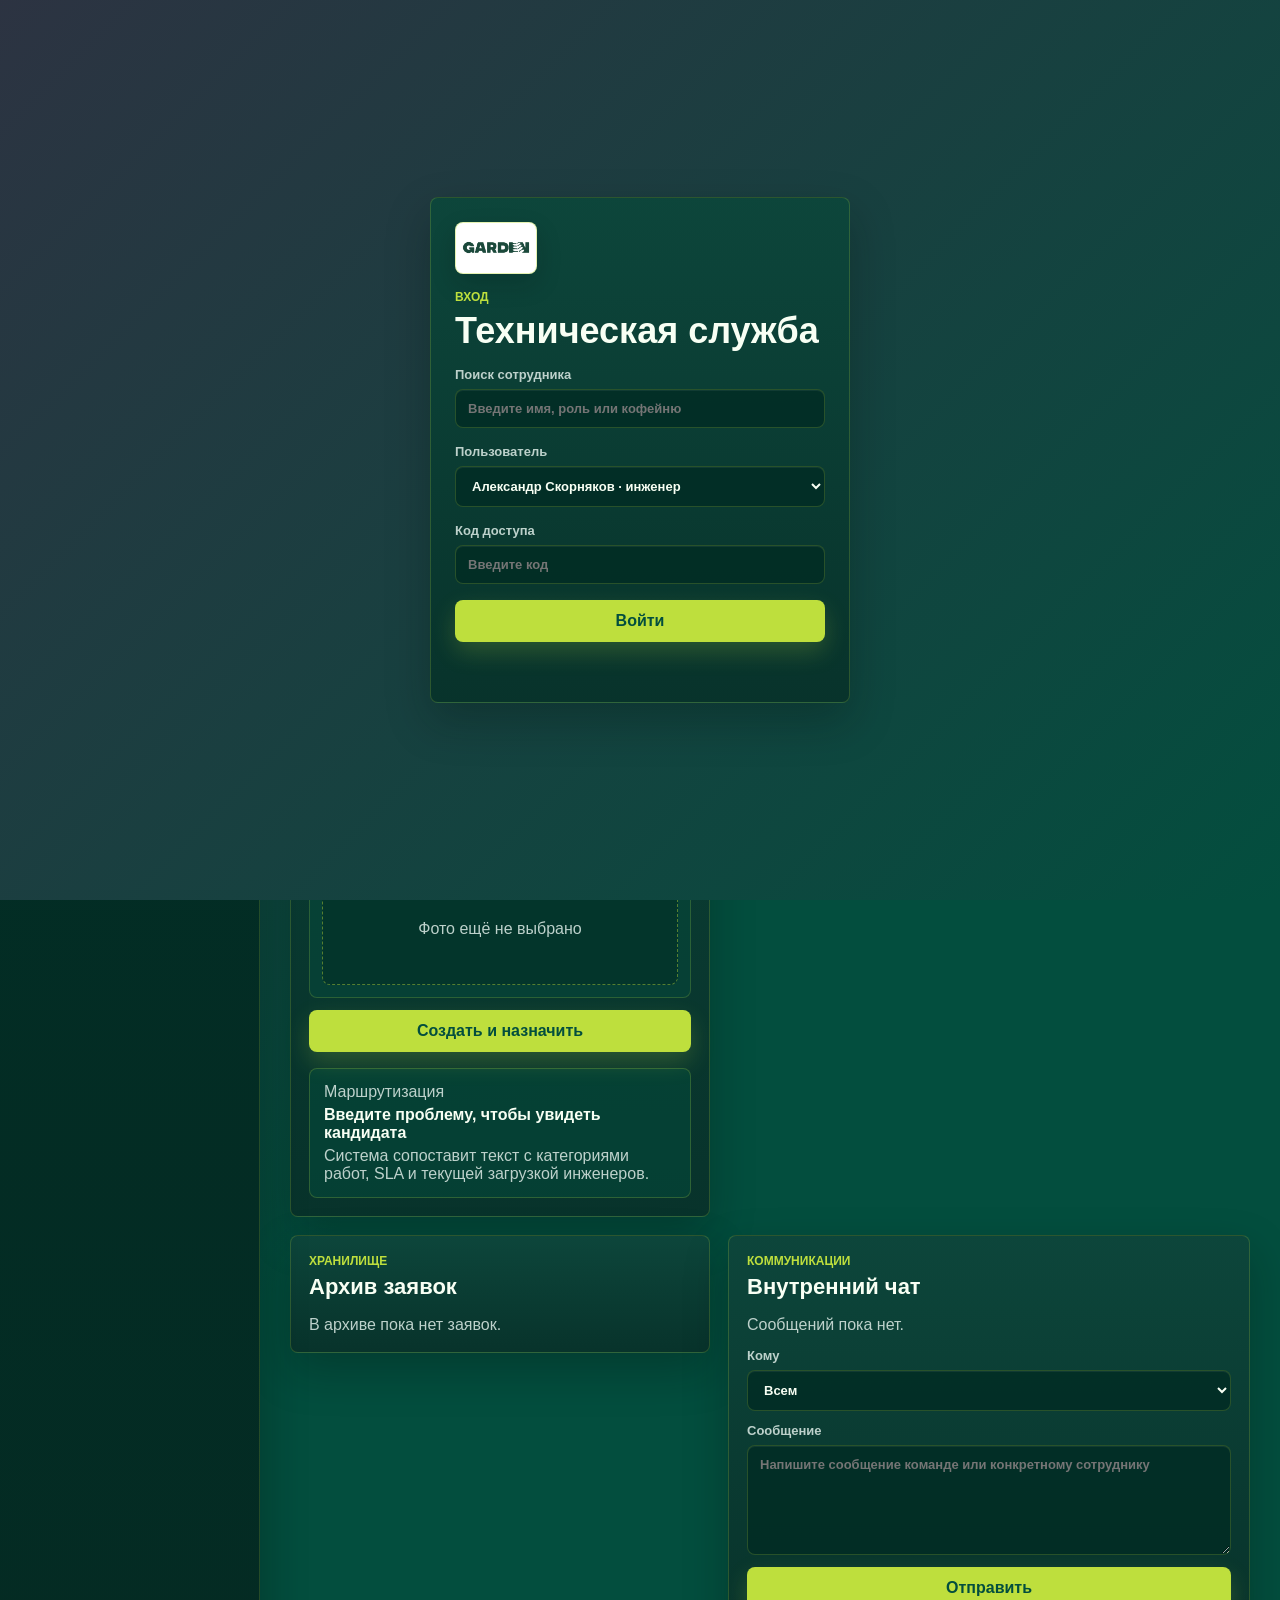
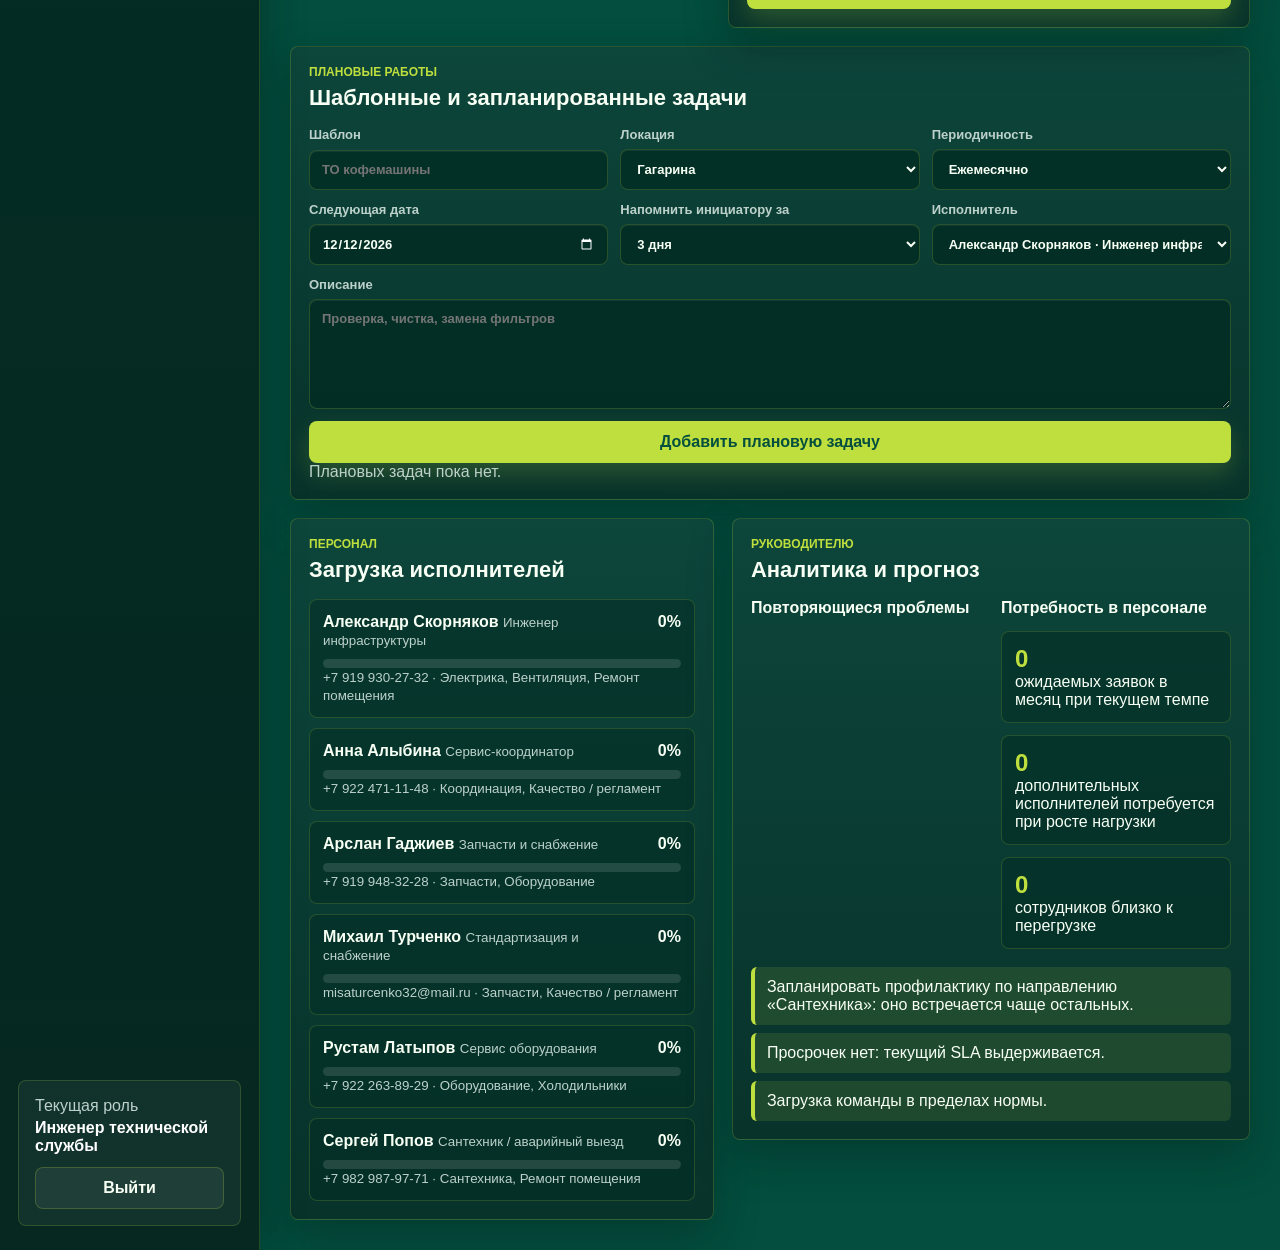
<file: index.html>
<!doctype html>
<html lang="ru">
  <head>
    <meta charset="UTF-8" />
    <meta name="viewport" content="width=device-width, initial-scale=1.0" />
    <title>Garden Coffee · Техническая служба</title>
    <link rel="stylesheet" href="./styles.css" />
  </head>
  <body>
    <div class="auth-screen" id="authScreen">
      <form class="auth-card" id="loginForm">
        <span class="brand-logo-box">
          <img class="brand-logo" src="./assets/garden-logo.png" alt="Garden Coffee" />
        </span>
        <div>
          <p class="eyebrow">Вход</p>
          <h1>Техническая служба</h1>
        </div>
        <label>
          Поиск сотрудника
          <input id="loginSearchInput" type="search" autocomplete="off" placeholder="Введите имя, роль или кофейню" />
        </label>
        <label>
          Пользователь
          <select id="loginUserInput"></select>
        </label>
        <label>
          Код доступа
          <input id="loginCodeInput" type="password" inputmode="numeric" autocomplete="current-password" placeholder="Введите код" />
        </label>
        <button class="primary" type="submit">Войти</button>
        <p class="auth-error" id="authError"></p>
      </form>
    </div>

    <aside class="sidebar">
      <div class="brand">
        <span class="brand-logo-box">
          <img class="brand-logo" src="./assets/garden-logo.png" alt="Garden Coffee" />
        </span>
        <div>
          <strong>Техническая служба</strong>
          <small>Garden Coffee</small>
        </div>
      </div>
      <nav class="nav">
        <a href="#dashboard" class="active" data-full-only>Пульт</a>
        <a href="#new-ticket">Новая заявка</a>
        <a href="#tickets">Заявки</a>
        <a href="#archive" data-full-only>Архив</a>
        <a href="#chat">Чат</a>
        <a href="#templates" data-full-only>Планы</a>
        <a href="#team" data-full-only>Команда</a>
        <a href="#analytics" data-full-only>Аналитика</a>
      </nav>
      <div class="sidebar-footer">
        <span>Текущая роль</span>
        <strong id="sidebarRole">Инженер</strong>
        <button class="ghost full" id="logoutButton" type="button">Выйти</button>
      </div>
    </aside>

    <main class="app">
      <section id="dashboard" class="topbar">
        <div>
          <p class="eyebrow" id="roleEyebrow">Оперативный контроль</p>
          <h1 id="pageTitle">Автоматическое распределение заявок</h1>
        </div>
        <div class="top-actions">
          <label class="role-switch">
            Режим
            <select id="roleInput"></select>
          </label>
          <button class="icon-button" id="seedButton" title="Обновить список заявок" data-full-only>↻</button>
          <button class="primary" id="quickPipe">Труба потекла</button>
        </div>
      </section>

      <section class="metrics" aria-label="Основные показатели" data-full-only>
        <article>
          <span>Открыто</span>
          <strong id="metricOpen">0</strong>
          <small>в работе и новых</small>
        </article>
        <article>
          <span>Просрочено</span>
          <strong id="metricOverdue">0</strong>
          <small>требуют реакции</small>
        </article>
        <article>
          <span>Зависли</span>
          <strong id="metricStale">0</strong>
          <small>без движения 24+ часа</small>
        </article>
        <article>
          <span>Загрузка</span>
          <strong id="metricLoad">0%</strong>
          <small>средняя по техслужбе</small>
        </article>
      </section>

      <section class="workspace">
        <section id="new-ticket" class="panel request-panel">
          <div class="panel-head">
            <div>
              <p class="eyebrow">Приём заявки</p>
              <h2 id="requestTitle">Опишите проблему</h2>
            </div>
            <span class="status-dot">AI triage</span>
          </div>
          <form id="ticketForm" class="ticket-form">
            <label>
              Локация
              <select id="locationInput" required></select>
            </label>
            <label>
              Заявитель
              <select id="requesterInput" required></select>
            </label>
            <label class="full">
              Проблема
              <textarea id="descriptionInput" rows="4" required placeholder="Например: труба потекла под мойкой, вода идёт на пол"></textarea>
            </label>
            <div class="form-row">
              <label>
                Приоритет
                <select id="priorityInput">
                  <option value="critical">Авария</option>
                  <option value="high">Высокий</option>
                  <option value="normal" selected>Обычный</option>
                  <option value="low">Низкий</option>
                </select>
              </label>
              <label>
                Нужен выезд
                <select id="visitInput">
                  <option value="yes">Да</option>
                  <option value="no">Нет</option>
                  <option value="unsure">Сомневаюсь</option>
                </select>
              </label>
              <label>
                Исполнитель
                <select id="assigneeInput"></select>
              </label>
            </div>
            <div class="photo-field full">
              <div class="photo-field-head">
                <div>
                  <span>Фото проблемы</span>
                  <small>Обязательно для создания заявки</small>
                </div>
              </div>
              <div class="photo-actions">
                <label class="photo-choice" id="requestLibraryButton" for="requestPhotoInput" role="button" tabindex="0">Выбрать из медиатеки</label>
                <label class="photo-choice" id="requestCameraButton" for="requestCameraInput" role="button" tabindex="0">Сделать фото</label>
              </div>
              <input class="visually-hidden-file" id="requestPhotoInput" type="file" accept="image/*" />
              <input class="visually-hidden-file" id="requestCameraInput" type="file" accept="image/*" capture="environment" />
              <div class="photo-preview compact" id="requestPhotoPreview">
                <span>Фото ещё не выбрано</span>
              </div>
            </div>
            <button class="primary full" type="submit">Создать и назначить</button>
          </form>
          <div class="decision" id="decisionBox">
            <span>Маршрутизация</span>
            <strong>Введите проблему, чтобы увидеть кандидата</strong>
            <p>Система сопоставит текст с категориями работ, SLA и текущей загрузкой инженеров.</p>
          </div>
        </section>

        <section id="tickets" class="panel tickets-panel">
          <div class="panel-head">
            <div>
              <p class="eyebrow">Журнал</p>
              <h2 id="ticketsTitle">Заявки в работе</h2>
            </div>
            <div class="segmented" role="tablist" aria-label="Фильтр заявок">
              <button class="active" data-filter="all">Все</button>
              <button data-filter="new">Новые</button>
              <button data-filter="in_progress">В работе</button>
              <button data-filter="overdue">Просроченные</button>
              <button data-filter="stale">Зависшие</button>
            </div>
          </div>
          <div class="ticket-tools">
            <label>
              Поиск
              <input id="ticketSearchInput" type="search" placeholder="Кофейня, человек, текст или номер" />
            </label>
            <label data-full-only>
              Человек
              <select id="personFilterInput"></select>
            </label>
            <label data-full-only>
              Подрядчик
              <select id="contractorFilterInput"></select>
            </label>
          </div>
          <div class="ticket-list" id="ticketList"></div>
        </section>
      </section>

      <section class="workspace secondary-workspace">
        <section id="archive" class="panel" data-full-only>
          <div class="panel-head">
            <div>
              <p class="eyebrow">Хранилище</p>
              <h2>Архив заявок</h2>
            </div>
          </div>
          <div class="ticket-list" id="archiveList"></div>
        </section>

        <section id="chat" class="panel">
          <div class="panel-head">
            <div>
              <p class="eyebrow">Коммуникации</p>
              <h2>Внутренний чат</h2>
            </div>
          </div>
          <div class="chat-list" id="chatList"></div>
          <form class="chat-form" id="chatForm">
            <label>
              Кому
              <select id="chatRecipientInput">
                <option value="all">Всем</option>
              </select>
            </label>
            <label class="full">
              Сообщение
              <textarea id="chatMessageInput" rows="3" placeholder="Напишите сообщение команде или конкретному сотруднику"></textarea>
            </label>
            <button class="primary full" type="submit">Отправить</button>
          </form>
        </section>
      </section>

      <section id="templates" class="panel templates-panel" data-full-only>
        <div class="panel-head">
          <div>
            <p class="eyebrow">Плановые работы</p>
            <h2>Шаблонные и запланированные задачи</h2>
          </div>
        </div>
        <form id="templateForm" class="ticket-form">
          <div class="form-row">
            <label>
              Шаблон
              <input id="templateTitleInput" required placeholder="ТО кофемашины" />
            </label>
            <label>
              Локация
              <select id="templateLocationInput"></select>
            </label>
            <label>
              Периодичность
              <select id="templateFrequencyInput">
                <option value="weekly">Еженедельно</option>
                <option value="monthly" selected>Ежемесячно</option>
                <option value="quarterly">Ежеквартально</option>
              </select>
            </label>
          </div>
          <div class="form-row">
            <label>
              Следующая дата
              <input id="templateDateInput" type="date" required />
            </label>
            <label>
              Напомнить инициатору за
              <select id="templateReminderInput">
                <option value="1">1 день</option>
                <option value="3" selected>3 дня</option>
                <option value="7">7 дней</option>
              </select>
            </label>
            <label>
              Исполнитель
              <select id="templateAssigneeInput"></select>
            </label>
          </div>
          <label class="full">
            Описание
            <textarea id="templateDescriptionInput" rows="3" placeholder="Проверка, чистка, замена фильтров"></textarea>
          </label>
          <button class="primary full" type="submit">Добавить плановую задачу</button>
        </form>
        <div class="engineer-list" id="templateList"></div>
      </section>

      <section class="lower-grid" data-full-only>
        <section id="team" class="panel">
          <div class="panel-head">
            <div>
              <p class="eyebrow">Персонал</p>
              <h2>Загрузка исполнителей</h2>
            </div>
          </div>
          <div class="engineer-list" id="engineerList"></div>
        </section>

        <section id="analytics" class="panel">
          <div class="panel-head">
            <div>
              <p class="eyebrow">Руководителю</p>
              <h2>Аналитика и прогноз</h2>
            </div>
          </div>
          <div class="analytics-grid">
            <div>
              <h3>Повторяющиеся проблемы</h3>
              <div id="categoryBars" class="bars"></div>
            </div>
            <div>
              <h3>Потребность в персонале</h3>
              <div class="forecast" id="forecastBox"></div>
            </div>
          </div>
          <div class="recommendations" id="recommendations"></div>
        </section>
      </section>
    </main>

    <div class="modal-backdrop" id="completionModal" hidden>
      <div class="completion-modal" role="dialog" aria-modal="true" aria-labelledby="completionTitle">
        <div class="modal-head">
          <div>
            <p class="eyebrow">Подтверждение</p>
            <h2 id="completionTitle">Закрыть заявку</h2>
          </div>
          <button class="icon-button" type="button" id="completionCancel" title="Закрыть">×</button>
        </div>
        <p class="modal-copy">Для закрытия достаточно фото или комментария. Укажите итог выполнения.</p>
        <div class="form-row">
          <label>
            Результат
            <select id="completionResultInput">
              <option value="done">Выполнено</option>
              <option value="not_approved">Не согласовано</option>
              <option value="deferred">Отложено до...</option>
            </select>
          </label>
          <label>
            Отложено до
            <input id="completionDeferredInput" type="date" />
          </label>
        </div>
        <div class="photo-actions">
          <label class="photo-choice" id="libraryButton" for="completionPhotoInput" role="button" tabindex="0">Выбрать из медиатеки</label>
          <label class="photo-choice" id="cameraButton" for="completionCameraInput" role="button" tabindex="0">Сделать фото</label>
        </div>
        <input class="visually-hidden-file" id="completionPhotoInput" type="file" accept="image/*" />
        <input class="visually-hidden-file" id="completionCameraInput" type="file" accept="image/*" capture="environment" />
        <div class="photo-preview" id="completionPreview">
          <span>Фото ещё не выбрано</span>
        </div>
        <label>
          Комментарий
          <textarea id="completionCommentInput" rows="3" placeholder="Что сделано или почему заявка не закрыта"></textarea>
        </label>
        <div class="modal-actions">
          <button type="button" id="completionBack">Отмена</button>
          <button class="primary" type="button" id="completionConfirm" disabled>Подтвердить закрытие</button>
        </div>
      </div>
    </div>

    <div class="modal-backdrop" id="editModal" hidden>
      <div class="completion-modal" role="dialog" aria-modal="true" aria-labelledby="editTitle">
        <div class="modal-head">
          <div>
            <p class="eyebrow">Редактирование</p>
            <h2 id="editTitle">Заявка</h2>
          </div>
          <button class="icon-button" type="button" id="editCancel" title="Закрыть">×</button>
        </div>
        <form id="editForm" class="ticket-form">
          <div class="form-row">
            <label>
              Локация
              <select id="editLocationInput"></select>
            </label>
            <label>
              Заявитель
              <select id="editRequesterInput"></select>
            </label>
            <label>
              Исполнитель
              <select id="editAssigneeInput"></select>
            </label>
          </div>
          <div class="form-row">
            <label>
              Приоритет
              <select id="editPriorityInput">
                <option value="critical">Авария</option>
                <option value="high">Высокий</option>
                <option value="normal">Обычный</option>
                <option value="low">Низкий</option>
              </select>
            </label>
            <label>
              Статус
              <select id="editStatusInput">
                <option value="new">Новая</option>
                <option value="in_progress">В работе</option>
                <option value="waiting">Ожидает</option>
                <option value="done">Готово</option>
                <option value="not_approved">Не согласовано</option>
                <option value="deferred">Отложено</option>
              </select>
            </label>
            <label>
              Нужен выезд
              <select id="editVisitInput">
                <option value="yes">Да</option>
                <option value="no">Нет</option>
                <option value="unsure">Сомневаюсь</option>
              </select>
            </label>
          </div>
          <label class="full">
            Проблема
            <textarea id="editDescriptionInput" rows="4"></textarea>
          </label>
          <div class="modal-actions full">
            <button type="button" id="editBack">Отмена</button>
            <button class="primary" type="submit">Сохранить</button>
          </div>
        </form>
      </div>
    </div>

    <script src="./app.js?v=20260918-ops"></script>
  </body>
</html>
</file>
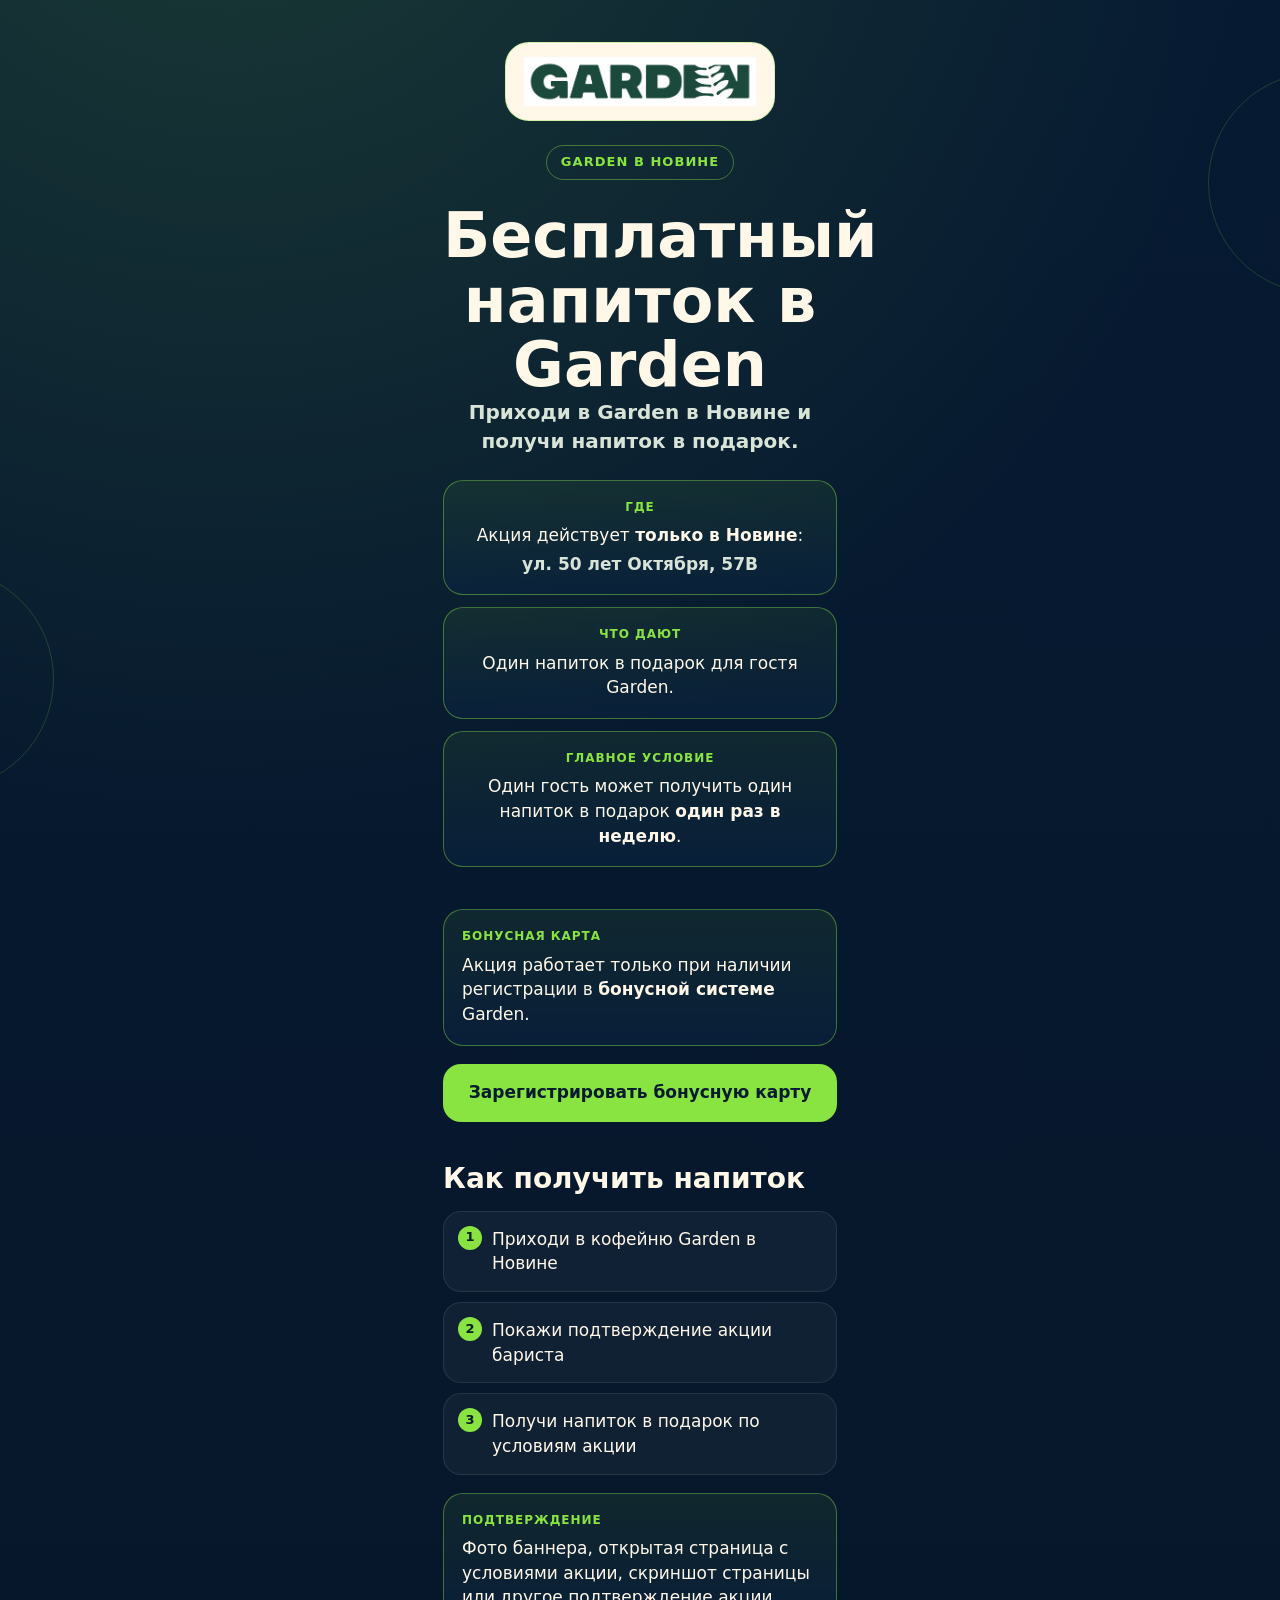
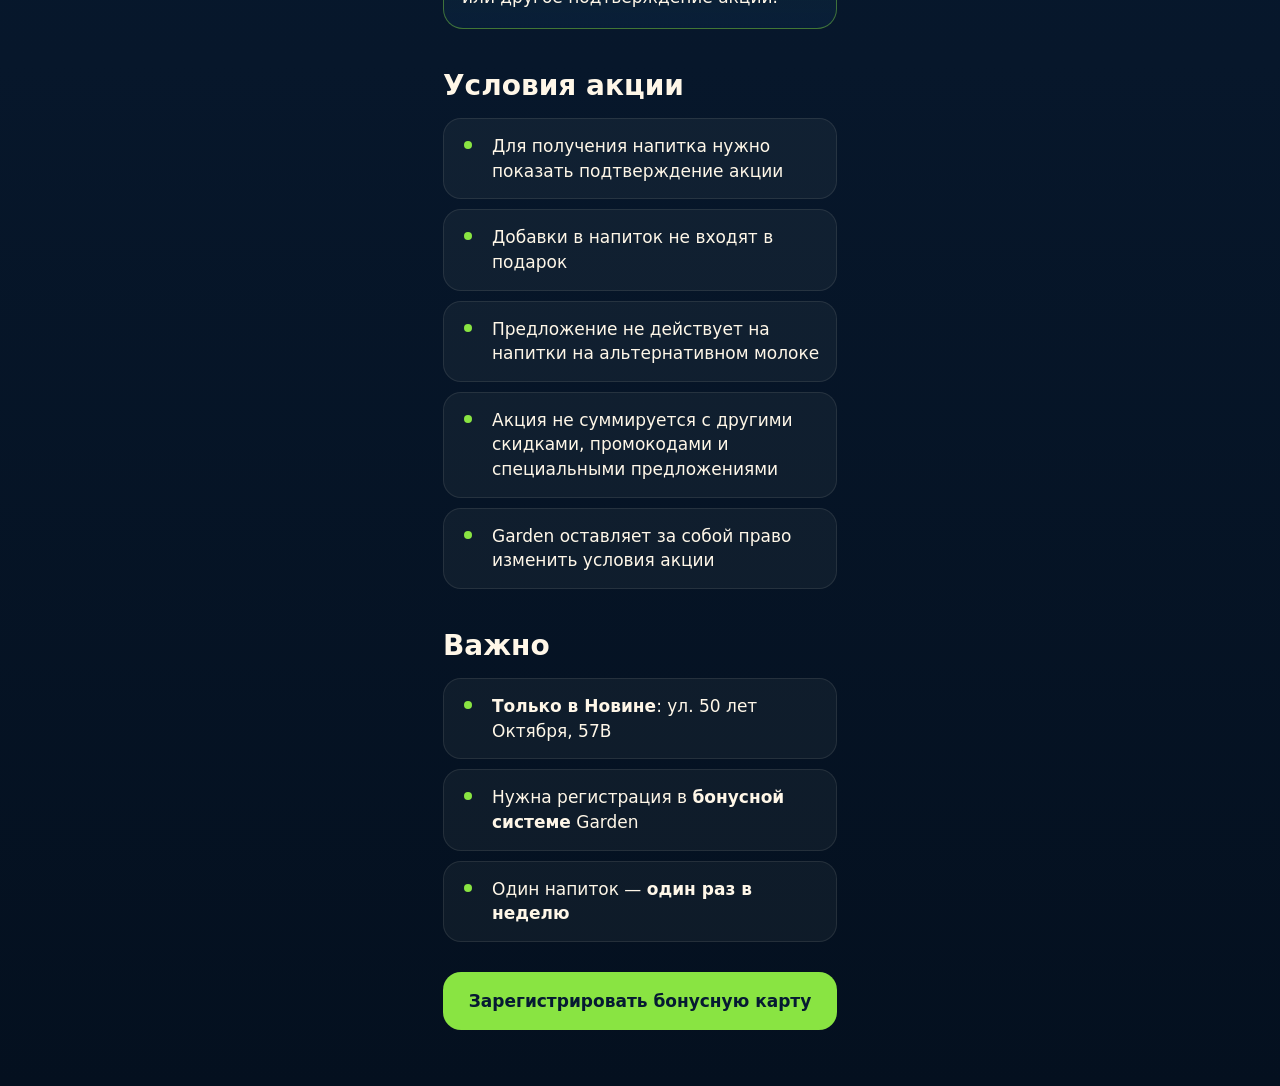
<file: garden-promo-qr/index.html>
<!doctype html>
<html lang="ru">
  <head>
    <meta charset="utf-8">
    <meta name="viewport" content="width=device-width, initial-scale=1">
    <meta name="theme-color" content="#061a32">
    <title>Бесплатный напиток в Garden</title>
    <style>
      :root {
        --bg: #061a32;
        --bg-soft: #0a2442;
        --text: #fff7e8;
        --muted: #d9e4d8;
        --green: #89e442;
        --green-dark: #356f1b;
        --line: rgba(137, 228, 66, 0.42);
        --fill: rgba(137, 228, 66, 0.08);
      }

      * {
        box-sizing: border-box;
      }

      html {
        min-height: 100%;
        background: var(--bg);
      }

      body {
        min-height: 100%;
        margin: 0;
        color: var(--text);
        background:
          radial-gradient(circle at 18% -8%, rgba(137, 228, 66, 0.16), transparent 34%),
          linear-gradient(180deg, #061a32 0%, #07172b 62%, #04101f 100%);
        font-family: Inter, system-ui, -apple-system, BlinkMacSystemFont, "Segoe UI", sans-serif;
        line-height: 1.45;
      }

      body::before,
      body::after {
        position: fixed;
        z-index: 0;
        width: 220px;
        height: 220px;
        border: 1px solid rgba(137, 228, 66, 0.2);
        border-radius: 50%;
        content: "";
        pointer-events: none;
      }

      body::before {
        top: 72px;
        right: -150px;
      }

      body::after {
        bottom: 110px;
        left: -168px;
      }

      .page {
        position: relative;
        z-index: 1;
        width: min(100%, 430px);
        margin: 0 auto;
        padding: 30px 18px 42px;
      }

      .hero {
        min-height: 88svh;
        display: flex;
        flex-direction: column;
        justify-content: center;
        gap: 24px;
        text-align: center;
      }

      .logo-wrap {
        display: flex;
        align-items: center;
        justify-content: center;
        align-self: center;
        width: min(270px, 78vw);
        padding: 14px 18px;
        border: 1px solid rgba(137, 228, 66, 0.36);
        border-radius: 24px;
        background: var(--text);
      }

      .logo {
        display: block;
        width: 100%;
        height: auto;
      }

      .mark {
        display: inline-flex;
        align-items: center;
        justify-content: center;
        align-self: center;
        min-height: 34px;
        padding: 7px 14px;
        border: 1px solid var(--line);
        border-radius: 999px;
        color: var(--green);
        font-size: 13px;
        font-weight: 800;
        letter-spacing: 0.08em;
        text-transform: uppercase;
      }

      h1,
      h2 {
        margin: 0;
        letter-spacing: 0;
        line-height: 1.04;
      }

      h1 {
        font-size: clamp(42px, 14vw, 62px);
        font-weight: 900;
      }

      h2 {
        font-size: 28px;
        font-weight: 850;
      }

      p {
        margin: 0;
      }

      .lead {
        max-width: 350px;
        margin: 0 auto;
        color: var(--muted);
        font-size: 20px;
        font-weight: 650;
      }

      .accent {
        color: var(--green);
      }

      .grid {
        display: grid;
        gap: 12px;
      }

      .card {
        border: 1px solid var(--line);
        border-radius: 20px;
        background: linear-gradient(180deg, var(--fill), rgba(10, 36, 66, 0.58));
        padding: 18px;
        text-align: left;
      }

      .card.center {
        text-align: center;
      }

      .label {
        margin-bottom: 7px;
        color: var(--green);
        font-size: 12px;
        font-weight: 850;
        letter-spacing: 0.08em;
        text-transform: uppercase;
      }

      .card p,
      li {
        color: var(--text);
        font-size: 17px;
      }

      .address {
        display: block;
        margin-top: 4px;
        color: var(--muted);
        font-weight: 700;
      }

      .section {
        display: grid;
        gap: 18px;
        margin-top: 42px;
      }

      .button {
        display: flex;
        align-items: center;
        justify-content: center;
        width: 100%;
        min-height: 58px;
        padding: 15px 18px;
        border-radius: 18px;
        background: var(--green);
        color: #061a32;
        font-size: 17px;
        font-weight: 900;
        text-align: center;
        text-decoration: none;
      }

      .steps,
      .conditions,
      .important {
        display: grid;
        gap: 10px;
        margin: 0;
        padding: 0;
        list-style: none;
      }

      .steps {
        counter-reset: step;
      }

      .steps li,
      .conditions li,
      .important li {
        position: relative;
        border: 1px solid rgba(255, 247, 232, 0.09);
        border-radius: 18px;
        background: rgba(255, 247, 232, 0.045);
        padding: 15px 16px 15px 48px;
      }

      .steps li::before {
        position: absolute;
        top: 14px;
        left: 14px;
        display: grid;
        width: 24px;
        height: 24px;
        place-items: center;
        border-radius: 50%;
        background: var(--green);
        color: var(--bg);
        content: counter(step);
        counter-increment: step;
        font-size: 13px;
        font-weight: 900;
      }

      .conditions li::before,
      .important li::before {
        position: absolute;
        top: 22px;
        left: 20px;
        width: 8px;
        height: 8px;
        border-radius: 50%;
        background: var(--green);
        content: "";
      }

      .note {
        color: var(--muted);
        font-size: 15px;
      }

      .footer {
        display: grid;
        gap: 18px;
        padding: 30px 0 0;
      }

      strong {
        color: var(--text);
        font-weight: 900;
      }

      @media (min-width: 520px) {
        .page {
          padding-top: 42px;
          padding-bottom: 56px;
        }

        .hero {
          min-height: 760px;
        }
      }
    </style>
  </head>
  <body>
    <main class="page">
      <section class="hero" aria-labelledby="main-title">
        <div class="logo-wrap" aria-label="Garden">
          <img class="logo" src="garden-logo.png" alt="Garden">
        </div>
        <div class="mark">Garden в Новине</div>
        <div>
          <h1 id="main-title">Бесплатный напиток в Garden</h1>
          <p class="lead">Приходи в Garden в Новине и получи напиток в подарок.</p>
        </div>

        <div class="grid" aria-label="Главные условия акции">
          <article class="card center">
            <div class="label">Где</div>
            <p>Акция действует <strong>только в Новине</strong>:<span class="address">ул. 50 лет Октября, 57В</span></p>
          </article>

          <article class="card center">
            <div class="label">Что дают</div>
            <p>Один напиток в подарок для гостя Garden.</p>
          </article>

          <article class="card center">
            <div class="label">Главное условие</div>
            <p>Один гость может получить один напиток в подарок <strong>один раз в неделю</strong>.</p>
          </article>
        </div>
      </section>

      <section class="section" aria-labelledby="bonus-title">
        <article class="card">
          <div class="label">Бонусная карта</div>
          <p id="bonus-title">Акция работает только при наличии регистрации в <strong>бонусной системе</strong> Garden.</p>
        </article>
        <a class="button" href="https://iiko.biz/ru-RU/L/082061?b=Z4BZLZ6FCR">Зарегистрировать бонусную карту</a>
      </section>

      <section class="section" aria-labelledby="how-title">
        <h2 id="how-title">Как получить напиток</h2>
        <ol class="steps">
          <li>Приходи в кофейню Garden в Новине</li>
          <li>Покажи подтверждение акции бариста</li>
          <li>Получи напиток в подарок по условиям акции</li>
        </ol>
        <article class="card">
          <div class="label">Подтверждение</div>
          <p class="note">Фото баннера, открытая страница с условиями акции, скриншот страницы или другое подтверждение акции.</p>
        </article>
      </section>

      <section class="section" aria-labelledby="terms-title">
        <h2 id="terms-title">Условия акции</h2>
        <ul class="conditions">
          <li>Для получения напитка нужно показать подтверждение акции</li>
          <li>Добавки в напиток не входят в подарок</li>
          <li>Предложение не действует на напитки на альтернативном молоке</li>
          <li>Акция не суммируется с другими скидками, промокодами и специальными предложениями</li>
          <li>Garden оставляет за собой право изменить условия акции</li>
        </ul>
      </section>

      <section class="section" aria-labelledby="important-title">
        <h2 id="important-title">Важно</h2>
        <ul class="important">
          <li><strong>Только в Новине</strong>: ул. 50 лет Октября, 57В</li>
          <li>Нужна регистрация в <strong>бонусной системе</strong> Garden</li>
          <li>Один напиток — <strong>один раз в неделю</strong></li>
        </ul>
      </section>

      <footer class="footer">
        <a class="button" href="https://iiko.biz/ru-RU/L/082061?b=Z4BZLZ6FCR">Зарегистрировать бонусную карту</a>
      </footer>
    </main>
  </body>
</html>
</file>
<file: styles.css>
:root {
  color-scheme: dark;
  --bg: #034e3e;
  --surface: #0b3f35;
  --surface-warm: #123f44;
  --ink: #f8fff4;
  --muted: #bdd1cb;
  --line: rgba(190, 223, 61, 0.2);
  --accent: #bedf3d;
  --accent-deep: #034e3e;
  --accent-soft: rgba(190, 223, 61, 0.16);
  --accent-2: #a2d9f1;
  --violet: #d3a2fc;
  --mint: #73e0d3;
  --navy: #2e3242;
  --warning: #d3a2fc;
  --danger: #ff8b7f;
  --ok: #bedf3d;
  --shadow: 0 18px 44px rgba(0, 18, 15, 0.28);
}

* {
  box-sizing: border-box;
}

body {
  margin: 0;
  min-height: 100vh;
  background:
    linear-gradient(135deg, rgba(46, 50, 66, 0.92), rgba(3, 78, 62, 0.74) 38%, rgba(3, 78, 62, 0.98)),
    var(--bg);
  color: var(--ink);
  font-family: Inter, "Segoe UI", Arial, sans-serif;
  display: grid;
  grid-template-columns: 260px minmax(0, 1fr);
}

.auth-screen {
  position: fixed;
  inset: 0;
  z-index: 50;
  display: grid;
  place-items: center;
  padding: 20px;
  background:
    linear-gradient(135deg, rgba(46, 50, 66, 0.96), rgba(3, 78, 62, 0.94)),
    var(--bg);
}

.auth-screen[hidden] {
  display: none;
}

.auth-card {
  width: min(420px, 100%);
  display: grid;
  gap: 16px;
  padding: 24px;
  border: 1px solid var(--line);
  border-radius: 8px;
  background: linear-gradient(180deg, rgba(13, 70, 59, 0.98), rgba(8, 51, 43, 0.98));
  box-shadow: var(--shadow);
}

.auth-error {
  min-height: 20px;
  margin: 0;
  color: var(--danger);
  font-weight: 800;
}

button,
select,
textarea,
input,
.photo-choice {
  font: inherit;
}

button,
.photo-choice {
  cursor: pointer;
}

.sidebar {
  min-height: 100vh;
  padding: 24px 18px;
  background:
    linear-gradient(180deg, #012f26 0%, #062821 100%);
  color: #f7fbfa;
  display: flex;
  flex-direction: column;
  position: sticky;
  top: 0;
  border-right: 1px solid rgba(190, 223, 61, 0.18);
  box-shadow: 12px 0 34px rgba(0, 18, 15, 0.22);
}

.brand {
  display: flex;
  align-items: center;
  gap: 12px;
  padding: 4px 6px 30px;
}

.brand-logo-box {
  width: 82px;
  height: 52px;
  display: flex;
  align-items: center;
  justify-content: center;
  background: #ffffff;
  border-radius: 8px;
  border: 1px solid rgba(190, 223, 61, 0.4);
  box-shadow: 0 10px 24px rgba(0, 18, 15, 0.18);
  overflow: hidden;
}

.brand-logo {
  width: 70px;
  height: auto;
  display: block;
}

.brand strong,
.brand small {
  display: block;
}

.brand small {
  color: var(--muted);
  margin-top: 4px;
}

.nav {
  display: grid;
  gap: 6px;
}

.nav a {
  color: #dcece7;
  text-decoration: none;
  padding: 12px 14px;
  border-radius: 8px;
  font-weight: 750;
  border: 1px solid transparent;
}

.nav a.active,
.nav a:hover {
  background: rgba(190, 223, 61, 0.13);
  border-color: rgba(190, 223, 61, 0.22);
  color: #ffffff;
}

.sidebar-footer {
  margin-top: auto;
  padding: 16px;
  border: 1px solid rgba(190, 223, 61, 0.18);
  border-radius: 8px;
  color: var(--muted);
  background: rgba(255, 255, 255, 0.05);
}

.sidebar-footer strong,
.sidebar-footer span {
  display: block;
}

.sidebar-footer strong {
  color: #ffffff;
  margin-top: 4px;
}

.app {
  padding: 30px;
  min-width: 0;
}

.topbar {
  display: flex;
  justify-content: space-between;
  align-items: center;
  gap: 20px;
  margin-bottom: 22px;
}

.eyebrow {
  margin: 0 0 6px;
  color: var(--accent);
  text-transform: uppercase;
  font-size: 12px;
  letter-spacing: 0;
  font-weight: 900;
}

h1,
h2,
h3,
p {
  margin-top: 0;
}

h1 {
  margin-bottom: 0;
  font-size: 36px;
  line-height: 1.15;
  color: var(--ink);
}

h2 {
  margin-bottom: 0;
  font-size: 22px;
}

h3 {
  font-size: 16px;
  margin-bottom: 14px;
}

.top-actions {
  display: flex;
  align-items: end;
  gap: 10px;
}

.role-switch {
  min-width: 270px;
  text-align: left;
}

.primary,
.icon-button,
.ghost {
  border: 0;
  border-radius: 8px;
  min-height: 42px;
  padding: 0 16px;
  color: var(--accent-deep);
  background: var(--accent);
  font-weight: 800;
  box-shadow: 0 10px 24px rgba(190, 223, 61, 0.2);
}

.ghost {
  width: 100%;
  margin-top: 12px;
  border: 1px solid rgba(190, 223, 61, 0.22);
  color: var(--ink);
  background: rgba(255, 255, 255, 0.06);
  box-shadow: none;
}

.primary:hover,
.icon-button:hover {
  background: var(--accent-2);
  color: var(--navy);
}

.icon-button {
  width: 42px;
  padding: 0;
  font-size: 20px;
}

.hidden {
  display: none !important;
}

.metrics {
  display: grid;
  grid-template-columns: repeat(4, minmax(0, 1fr));
  gap: 14px;
  margin-bottom: 18px;
}

.metrics article,
.panel {
  background: var(--surface);
  border: 1px solid var(--line);
  border-radius: 8px;
  box-shadow: var(--shadow);
}

.metrics article {
  padding: 18px;
  background:
    linear-gradient(180deg, rgba(18, 63, 68, 0.96) 0%, rgba(11, 63, 53, 0.96) 100%);
  border-color: rgba(190, 223, 61, 0.2);
}

.metrics span,
.metrics small {
  color: var(--muted);
}

.metrics strong {
  display: block;
  margin: 8px 0 2px;
  font-size: 34px;
  color: var(--accent);
}

.workspace,
.lower-grid {
  display: grid;
  grid-template-columns: minmax(320px, 420px) minmax(0, 1fr);
  gap: 18px;
  align-items: start;
}

.secondary-workspace,
.templates-panel {
  margin-top: 18px;
}

.lower-grid {
  grid-template-columns: minmax(320px, 0.9fr) minmax(0, 1.1fr);
  margin-top: 18px;
}

.panel {
  padding: 18px;
  background:
    linear-gradient(180deg, rgba(13, 70, 59, 0.98) 0%, rgba(8, 51, 43, 0.98) 100%);
}

.panel-head {
  display: flex;
  justify-content: space-between;
  align-items: flex-start;
  gap: 16px;
  margin-bottom: 16px;
}

.status-dot {
  background: var(--accent-soft);
  color: var(--accent);
  border-radius: 999px;
  padding: 7px 10px;
  font-size: 12px;
  font-weight: 800;
  white-space: nowrap;
}

.ticket-form {
  display: grid;
  gap: 12px;
}

.form-row {
  display: grid;
  grid-template-columns: repeat(3, minmax(0, 1fr));
  gap: 12px;
}

label {
  display: grid;
  gap: 7px;
  color: var(--muted);
  font-weight: 700;
  font-size: 13px;
}

select,
textarea,
input {
  width: 100%;
  border: 1px solid var(--line);
  border-radius: 8px;
  padding: 11px 12px;
  color: var(--ink);
  background: rgba(2, 45, 37, 0.86);
  box-shadow: inset 0 1px 0 rgba(255, 255, 255, 0.06);
}

select:focus,
textarea:focus,
input:focus {
  outline: 2px solid rgba(190, 223, 61, 0.24);
  border-color: rgba(190, 223, 61, 0.56);
}

select:disabled,
textarea:disabled {
  color: #d8e7e2;
  background: rgba(46, 50, 66, 0.52);
  opacity: 1;
}

textarea {
  resize: vertical;
  min-height: 110px;
}

.full {
  grid-column: 1 / -1;
}

.decision {
  margin-top: 16px;
  border: 1px solid rgba(190, 223, 61, 0.22);
  border-radius: 8px;
  padding: 14px;
  background: rgba(3, 78, 62, 0.48);
}

.decision span,
.decision p {
  color: var(--muted);
}

.decision strong {
  display: block;
  margin: 5px 0;
}

.decision p {
  margin-bottom: 0;
}

.segmented {
  display: flex;
  flex-wrap: wrap;
  background: rgba(2, 45, 37, 0.74);
  border-radius: 8px;
  padding: 3px;
  border: 1px solid rgba(190, 223, 61, 0.16);
}

.segmented button {
  flex: 1 1 auto;
  border: 0;
  background: transparent;
  border-radius: 6px;
  padding: 8px 10px;
  color: var(--muted);
  font-weight: 800;
}

.segmented button.active {
  background: var(--accent);
  color: var(--accent-deep);
  box-shadow: 0 8px 18px rgba(190, 223, 61, 0.18);
}

.ticket-list,
.engineer-list,
.chat-list {
  display: grid;
  gap: 10px;
}

.ticket-tools {
  display: grid;
  grid-template-columns: 1.3fr 1fr 1fr;
  gap: 10px;
  margin-bottom: 14px;
}

.ticket {
  border: 1px solid rgba(190, 223, 61, 0.18);
  border-radius: 8px;
  padding: 14px;
  display: grid;
  grid-template-columns: minmax(0, 1fr) auto;
  gap: 12px;
  background: rgba(2, 45, 37, 0.64);
  box-shadow: 0 10px 24px rgba(0, 18, 15, 0.18);
}

.ticket strong {
  display: block;
  margin-bottom: 6px;
}

.ticket p {
  color: var(--muted);
  margin-bottom: 10px;
}

.tags {
  display: flex;
  flex-wrap: wrap;
  gap: 6px;
}

.tag {
  border-radius: 999px;
  padding: 5px 8px;
  background: rgba(255, 255, 255, 0.09);
  color: #dcece7;
  font-size: 12px;
  font-weight: 800;
}

.tag.danger {
  background: rgba(255, 139, 127, 0.17);
  color: var(--danger);
}

.tag.warning {
  background: rgba(211, 162, 252, 0.17);
  color: var(--violet);
}

.tag.ok {
  background: rgba(190, 223, 61, 0.17);
  color: var(--ok);
}

.ticket-actions {
  display: grid;
  align-content: start;
  gap: 8px;
}

.text-proof {
  grid-template-columns: 1fr;
}

.chat-form {
  display: grid;
  gap: 12px;
  margin-top: 14px;
}

.chat-message {
  border: 1px solid rgba(190, 223, 61, 0.18);
  border-radius: 8px;
  padding: 12px;
  background: rgba(2, 45, 37, 0.58);
}

.chat-message strong,
.chat-message span {
  display: block;
}

.chat-message span {
  color: var(--muted);
  font-size: 12px;
  margin: 4px 0 8px;
}

.chat-message p,
.engineer p {
  color: var(--muted);
  margin-bottom: 10px;
}

.empty {
  margin: 0;
  color: var(--muted);
}

.ticket-actions button {
  border: 1px solid rgba(190, 223, 61, 0.24);
  background: rgba(255, 255, 255, 0.06);
  border-radius: 8px;
  padding: 8px 10px;
  font-weight: 800;
}

.ticket-actions button:hover {
  border-color: rgba(190, 223, 61, 0.5);
  background: rgba(190, 223, 61, 0.12);
}

.completion-proof {
  margin-top: 12px;
  display: grid;
  grid-template-columns: 84px minmax(0, 1fr);
  gap: 10px;
  align-items: center;
  border: 1px solid rgba(190, 223, 61, 0.18);
  border-radius: 8px;
  padding: 8px;
  background: rgba(3, 78, 62, 0.4);
}

.completion-proof img {
  width: 84px;
  height: 64px;
  object-fit: cover;
  border-radius: 6px;
  border: 1px solid var(--line);
}

.completion-proof span {
  display: block;
  color: var(--muted);
  font-size: 12px;
  font-weight: 700;
}

.modal-backdrop {
  position: fixed;
  inset: 0;
  z-index: 20;
  display: grid;
  place-items: center;
  padding: 18px;
  background: rgba(18, 28, 31, 0.46);
}

.modal-backdrop[hidden] {
  display: none;
}

.completion-modal {
  width: min(520px, 100%);
  max-height: calc(100vh - 36px);
  overflow: auto;
  border-radius: 8px;
  background: linear-gradient(180deg, #0d463b, var(--surface-warm));
  border: 1px solid rgba(190, 223, 61, 0.22);
  box-shadow: var(--shadow);
  padding: 20px;
}

.modal-head {
  display: flex;
  align-items: flex-start;
  justify-content: space-between;
  gap: 14px;
}

.modal-head h2 {
  margin: 4px 0 0;
}

.modal-copy {
  color: var(--muted);
  line-height: 1.45;
  margin: 14px 0;
}

.photo-actions,
.modal-actions {
  display: grid;
  grid-template-columns: repeat(2, minmax(0, 1fr));
  gap: 10px;
}

.photo-actions button,
.photo-actions .photo-choice,
.modal-actions button {
  border: 1px solid rgba(190, 223, 61, 0.22);
  background: rgba(255, 255, 255, 0.06);
  border-radius: 8px;
  padding: 10px 12px;
  font-weight: 800;
  color: var(--ink);
  text-align: center;
  min-height: 42px;
}

.photo-actions button:hover,
.photo-actions .photo-choice:hover,
.modal-actions button:hover {
  border-color: rgba(190, 223, 61, 0.5);
  background: rgba(190, 223, 61, 0.12);
}

.photo-actions .photo-choice:focus-visible {
  outline: 2px solid rgba(190, 223, 61, 0.5);
  outline-offset: 2px;
}

.visually-hidden-file {
  position: absolute;
  width: 1px;
  height: 1px;
  padding: 0;
  margin: -1px;
  overflow: hidden;
  clip: rect(0, 0, 0, 0);
  white-space: nowrap;
  border: 0;
}

.photo-field {
  display: grid;
  gap: 10px;
  border: 1px solid rgba(190, 223, 61, 0.2);
  border-radius: 8px;
  padding: 12px;
  background: rgba(3, 78, 62, 0.42);
}

.photo-field-head {
  display: flex;
  align-items: center;
  justify-content: space-between;
  gap: 12px;
}

.photo-field-head span,
.photo-field-head small {
  display: block;
}

.photo-field-head span {
  color: var(--ink);
  font-weight: 800;
}

.photo-field-head small {
  color: var(--muted);
  margin-top: 3px;
}

.modal-actions .primary {
  border-color: var(--accent);
  background: var(--accent);
  color: var(--accent-deep);
}

.modal-actions .primary:disabled {
  opacity: 0.45;
  cursor: not-allowed;
}

.photo-preview {
  min-height: 150px;
  margin: 14px 0;
  border: 1px dashed rgba(190, 223, 61, 0.44);
  border-radius: 8px;
  display: grid;
  place-items: center;
  padding: 12px;
  color: var(--muted);
  background: rgba(2, 45, 37, 0.58);
  text-align: center;
}

.photo-preview img {
  max-width: 100%;
  max-height: 280px;
  object-fit: contain;
  border-radius: 6px;
}

.photo-preview.compact {
  min-height: 112px;
  margin: 0;
}

.photo-preview.compact img {
  max-height: 180px;
}

.engineer {
  border: 1px solid rgba(190, 223, 61, 0.18);
  border-radius: 8px;
  padding: 13px;
  background: rgba(2, 45, 37, 0.58);
}

.engineer-top {
  display: flex;
  justify-content: space-between;
  gap: 12px;
  margin-bottom: 10px;
}

.engineer small {
  color: var(--muted);
}

.loadbar {
  height: 9px;
  background: rgba(255, 255, 255, 0.12);
  border-radius: 999px;
  overflow: hidden;
}

.loadbar span {
  display: block;
  height: 100%;
  background: linear-gradient(90deg, var(--accent), var(--mint));
}

.loadbar span.hot {
  background: var(--violet);
}

.analytics-grid {
  display: grid;
  grid-template-columns: 1fr 1fr;
  gap: 20px;
}

.bars {
  display: grid;
  gap: 11px;
}

.bar-row {
  display: grid;
  gap: 6px;
}

.bar-row div:first-child {
  display: flex;
  justify-content: space-between;
  gap: 12px;
  color: var(--muted);
}

.bar {
  height: 10px;
  border-radius: 999px;
  background: rgba(255, 255, 255, 0.12);
  overflow: hidden;
}

.bar span {
  display: block;
  height: 100%;
  background: linear-gradient(90deg, var(--accent), var(--accent-2));
}

.forecast {
  display: grid;
  gap: 12px;
}

.forecast-card {
  border: 1px solid rgba(190, 223, 61, 0.18);
  border-radius: 8px;
  padding: 13px;
  background: rgba(2, 45, 37, 0.58);
}

.forecast-card strong {
  display: block;
  font-size: 24px;
  color: var(--accent);
}

.recommendations {
  display: grid;
  gap: 8px;
  margin-top: 18px;
}

.recommendation {
  border-left: 4px solid var(--accent);
  background: rgba(190, 223, 61, 0.12);
  padding: 11px 12px;
  border-radius: 6px;
}

@media (max-width: 1060px) {
  body {
    grid-template-columns: 1fr;
  }

  .sidebar {
    min-height: auto;
    position: static;
  }

  .nav {
    grid-template-columns: repeat(5, minmax(0, 1fr));
  }

  .sidebar-footer {
    display: none;
  }

  .workspace,
  .secondary-workspace,
  .lower-grid,
  .metrics,
  .ticket-tools,
  .analytics-grid {
    grid-template-columns: 1fr;
  }
}

@media (max-width: 640px) {
  .app {
    padding: 18px;
  }

  .topbar,
  .panel-head,
  .ticket {
    grid-template-columns: 1fr;
    display: grid;
  }

  .top-actions,
  .form-row,
  .photo-actions,
  .modal-actions,
  .nav {
    grid-template-columns: 1fr;
    display: grid;
  }

  h1 {
    font-size: 26px;
  }
}
</file>
